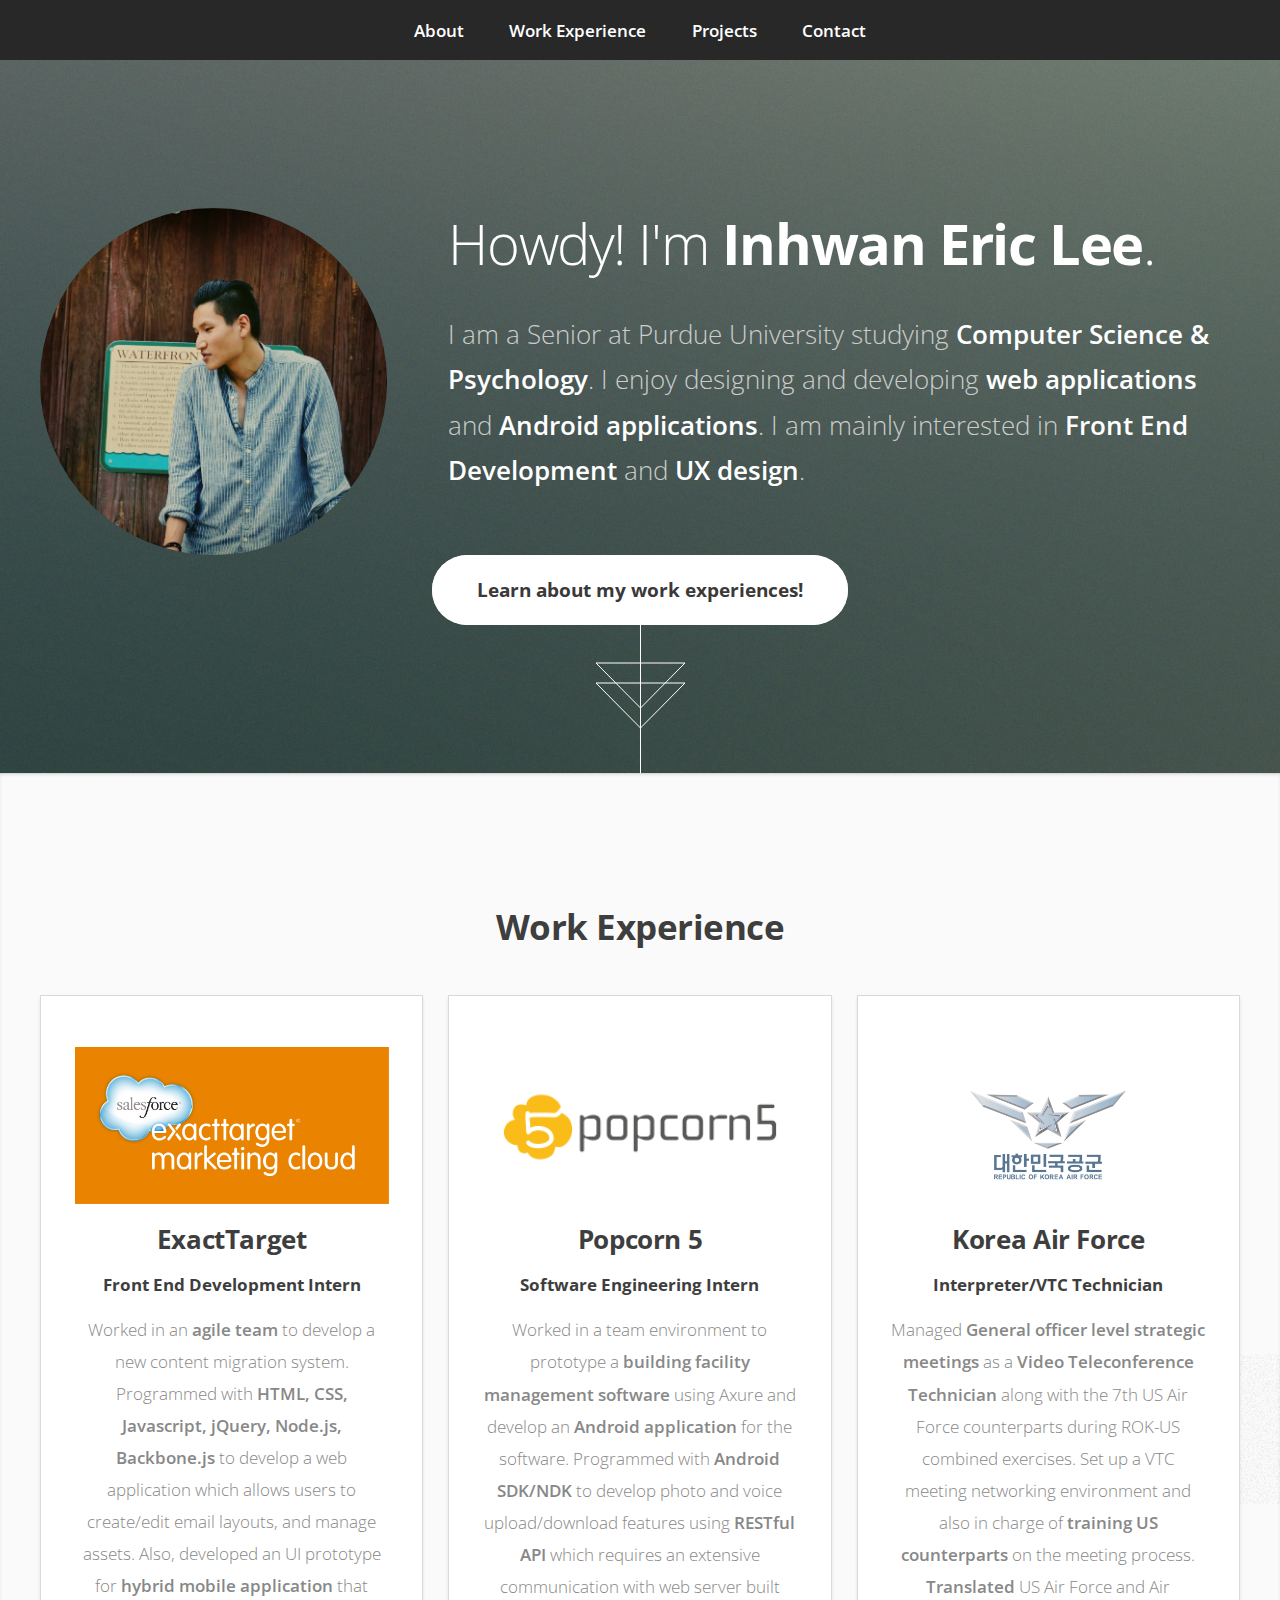
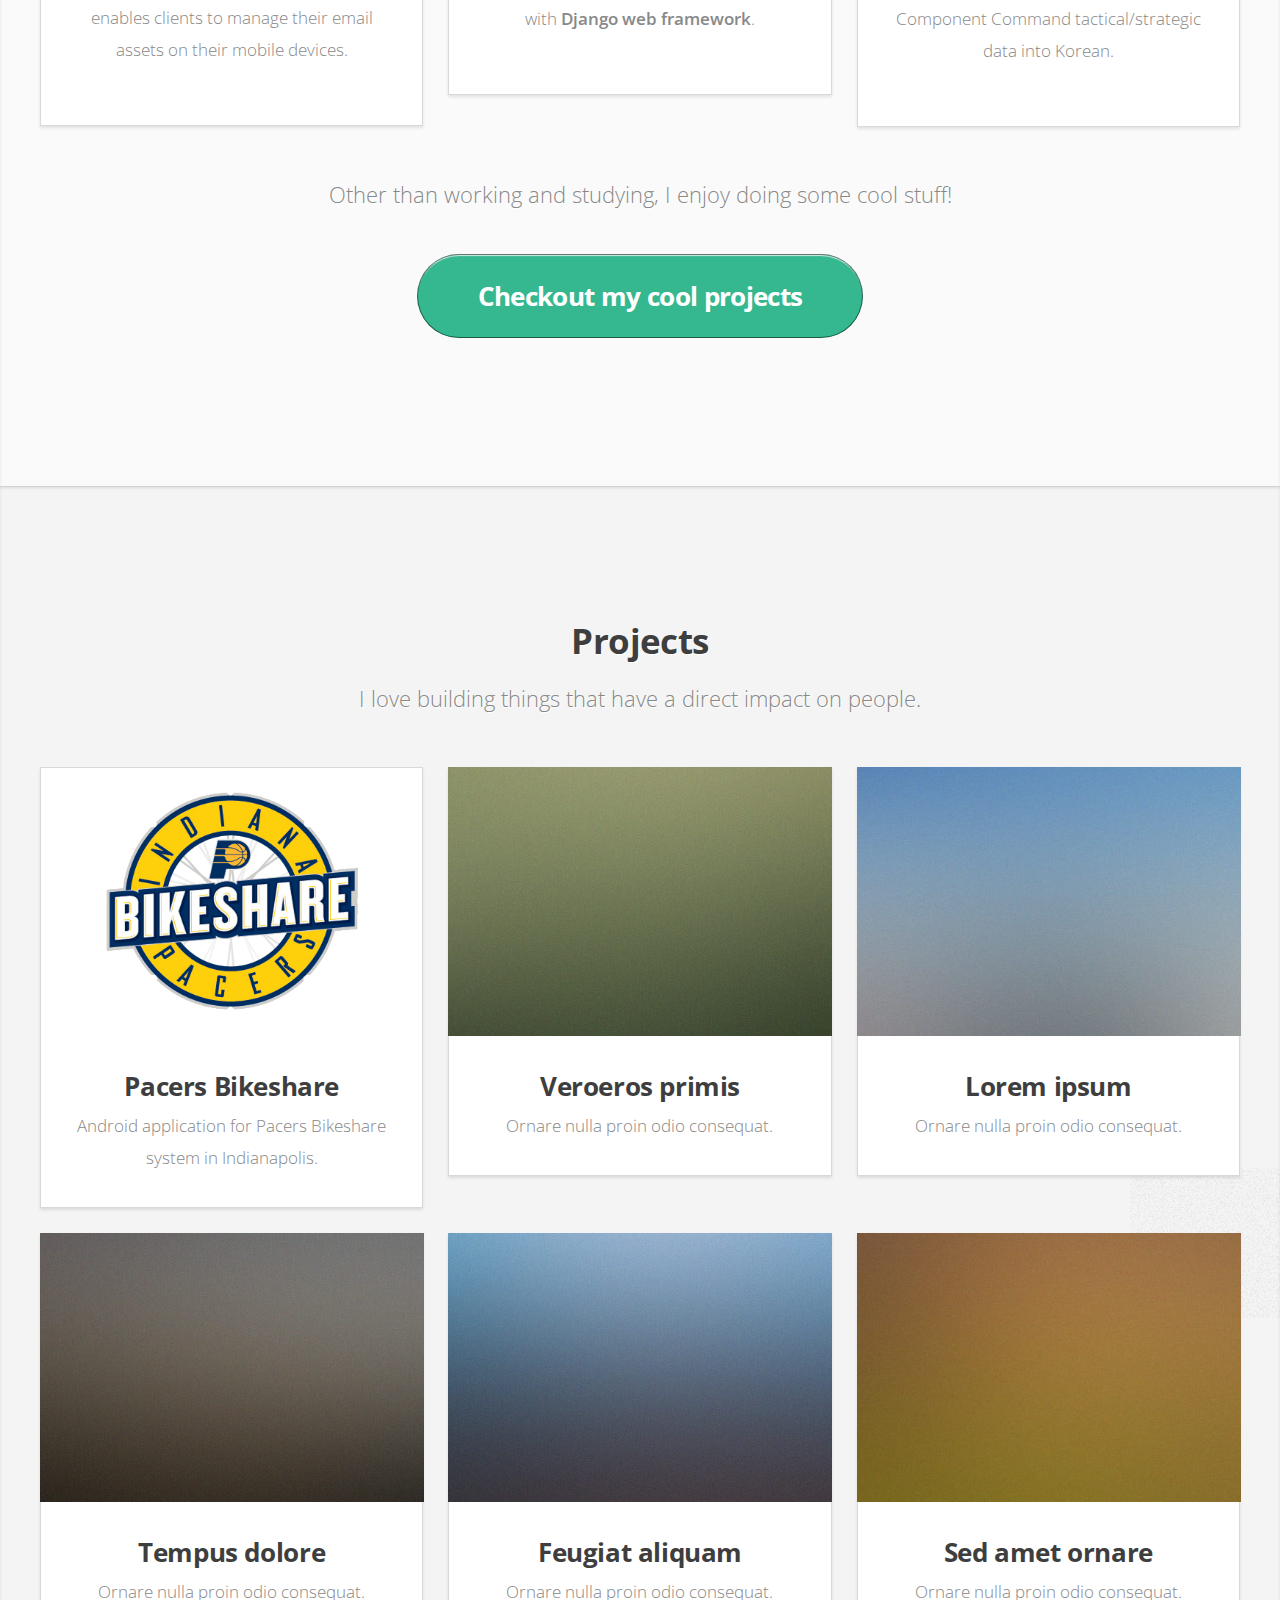
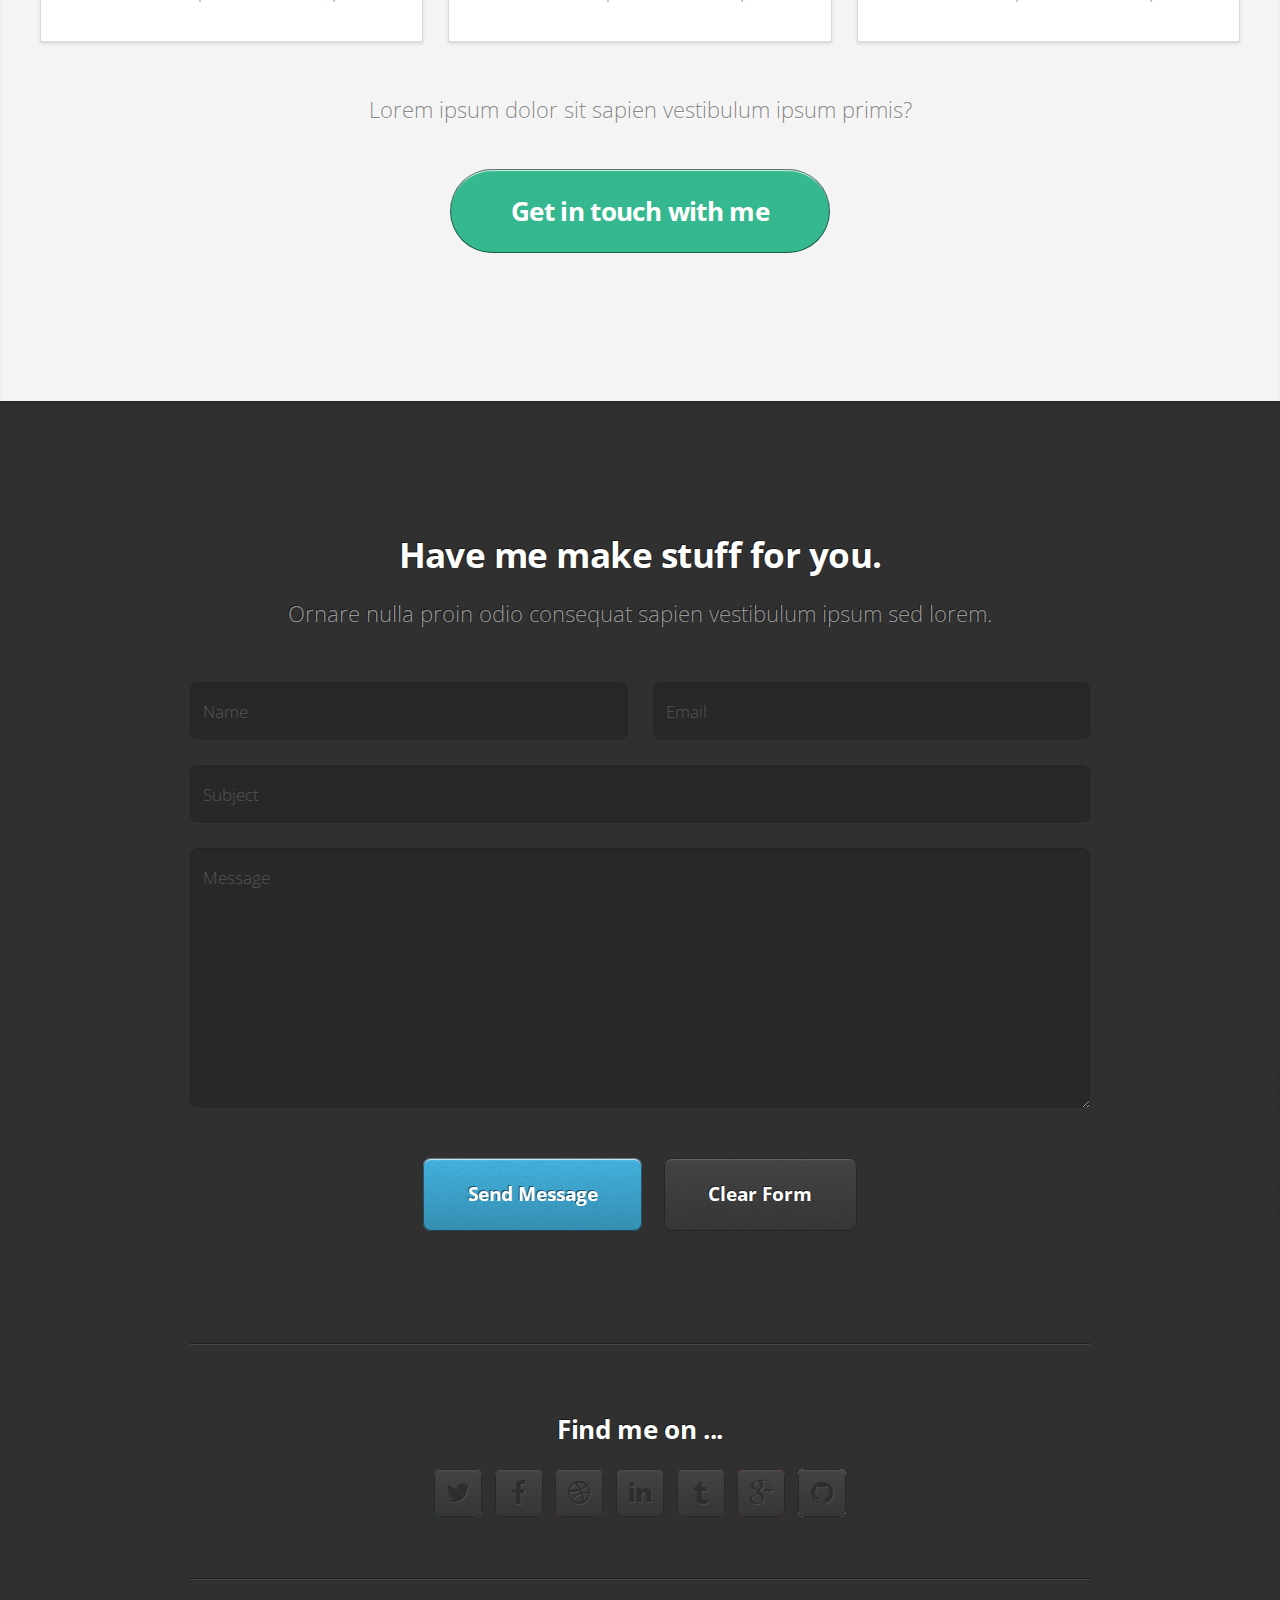
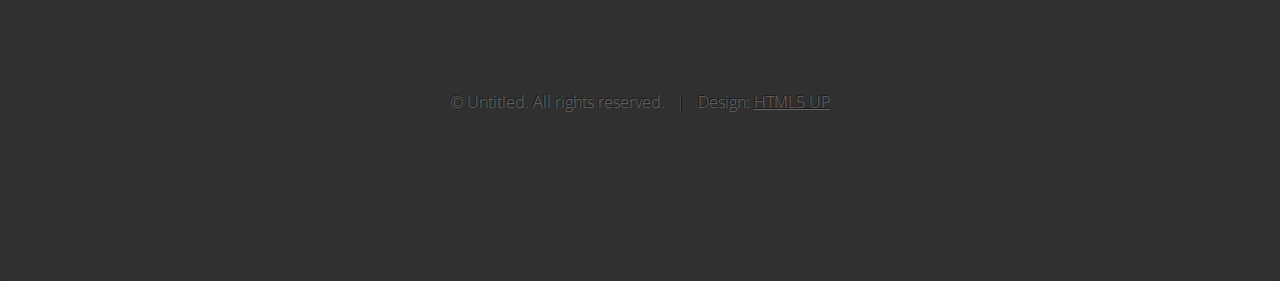
<file: index.html>
<!DOCTYPE HTML>
<!--
	Miniport by HTML5 UP
	html5up.net | @n33co
	Free for personal and commercial use under the CCA 3.0 license (html5up.net/license)
-->
<html>
	<head>
		<title>Inhwan Eric Lee</title>
		<meta http-equiv="content-type" content="text/html; charset=utf-8" />
		<meta name="description" content="" />
		<meta name="keywords" content="" />
		<!--[if lte IE 8]><script src="css/ie/html5shiv.js"></script><![endif]-->
		<script src="js/jquery.min.js"></script>
		<script src="js/jquery.scrolly.min.js"></script>
		<script src="js/skel.min.js"></script>
		<script src="js/init.js"></script>
		<noscript>
			<link rel="stylesheet" href="css/skel.css" />
			<link rel="stylesheet" href="css/style.css" />
			<link rel="stylesheet" href="css/style-desktop.css" />
		</noscript>
		<!--[if lte IE 8]><link rel="stylesheet" href="css/ie/v8.css" /><![endif]-->
		<!--[if lte IE 9]><link rel="stylesheet" href="css/ie/v9.css" /><![endif]-->
	</head>
	<body>

		<!-- Nav -->
			<nav id="nav">
				<ul class="container">
					<li><a href="#top">About</a></li>
					<li><a href="#work">Work Experience</a></li>
					<li><a href="#portfolio">Projects</a></li>
					<li><a href="#contact">Contact</a></li>
				</ul>
			</nav>

		<!-- About -->
			<div class="wrapper style1 first">
				<article class="container" id="top">
					<div class="row">
						<div class="4u">
							<span class="image fit"><img src="images/profile_pic2.jpg" alt="" /></span>
						</div>
						<div class="8u">
							<header>
								<h1>Howdy! I'm <strong>Inhwan Eric Lee</strong>.</h1>
							</header>
							<p>I am a Senior at Purdue University studying <strong>Computer Science & Psychology</strong>. I enjoy <font style="italic">designing</font> and developing <strong>web applications</strong> and <strong>Android applications</strong>. I am mainly interested in <strong>Front End Development</strong> and <strong>UX design</strong>.</p>
						</div>
					</div>
					<footer>
						<center><a href="#work" class="button style2 scrolly">Learn about my work experiences!</a></center>
					</footer>
				</article>
			</div>

		<!-- Work -->
			<div class="wrapper style2">
				<article id="work">
					<header>
						<h2>Work Experience</h2>
					</header>
					<div class="container">
						<div class="row">
							<div class="4u">
								<section class="box style1">
									<img id="et" src="images/et-logo.jpg"/>
									<h3>ExactTarget</h3>
									<h4>Front End Development Intern</h4>
									<p>Worked in an <strong>agile team</strong> to develop a new content migration system. Programmed with <strong>HTML, CSS, Javascript, jQuery, Node.js, Backbone.js </strong> to develop a web application which allows users to create/edit email layouts, and manage assets. Also, developed an UI prototype for <strong>hybrid mobile application</strong> that enables clients to manage their email assets on their mobile devices.</p>
								</section>
							</div>
							<div class="4u">
								<section class="box style1">
									<div id="popcorn-wrapper"><img id="popcorn" src="images/popcorn5_logo.png"/></div>
									<h3>Popcorn 5</h3>
									<h4>Software Engineering Intern</h4>
									<p>Worked in a team environment to prototype a <strong>building facility management software</strong> using Axure and develop an <strong>Android application</strong> for the software. Programmed with <strong>Android SDK/NDK</strong> to develop photo and voice upload/download features using <strong>RESTful API</strong> which requires an extensive communication with web server built with <strong>Django web framework</strong>.</p>
								</section>
							</div>
							<div class="4u">
								<section class="box style1">
									<div id="airforce-wrapper"><img id="airforce" src="images/airforce_logo.png"/></div>
									<h3>Korea Air Force</h3>
									<h4>Interpreter/VTC Technician</h4>
									<p>Managed <strong>General officer level strategic meetings</strong> as a <strong>Video Teleconference Technician</strong> along with the 7th US Air Force counterparts during ROK-US combined exercises. Set up a VTC meeting networking environment and also in charge of <strong>training US counterparts</strong> on the meeting process. <strong>Translated</strong> US Air Force and Air Component Command tactical/strategic data into Korean.</p>
								</section>
							</div>
						</div>
					</div>
					<footer>
						<p>Other than working and studying, I enjoy doing some cool stuff!</p>
						<a href="#portfolio" class="button big scrolly">Checkout my cool projects</a>
					</footer>
				</article>
			</div>

		<!-- Portfolio -->
			<div class="wrapper style3">
				<article id="portfolio">
					<header>
						<h2>Projects</h2>
						<p>I love building things that have a direct impact on people.</p>
					</header>
					<div class="container">
						<div class="row">
							<div class="4u">
								<article class="box style2">
									<a href="#" class="image featured"><img id="bikeshare-logo" src="images/bikeshare.png" alt="" /></a>
									<h3><a href="#">Pacers Bikeshare</a></h3>
									<p>Android application for Pacers Bikeshare system in Indianapolis.</p>
								</article>
							</div>
							<div class="4u">
								<article class="box style2">
									<a href="#" class="image featured"><img src="images/pic02.jpg" alt="" /></a>
									<h3><a href="#">Veroeros primis</a></h3>
									<p>Ornare nulla proin odio consequat.</p>
								</article>
							</div>
							<div class="4u">
								<article class="box style2">
									<a href="#" class="image featured"><img src="images/pic03.jpg" alt="" /></a>
									<h3><a href="#">Lorem ipsum</a></h3>
									<p>Ornare nulla proin odio consequat.</p>
								</article>
							</div>
						</div>
						<div class="row">
							<div class="4u">
								<article class="box style2">
									<a href="#" class="image featured"><img src="images/pic04.jpg" alt="" /></a>
									<h3><a href="#">Tempus dolore</a></h3>
									<p>Ornare nulla proin odio consequat.</p>
								</article>
							</div>
							<div class="4u">
								<article class="box style2">
									<a href="#" class="image featured"><img src="images/pic05.jpg" alt="" /></a>
									<h3><a href="#">Feugiat aliquam</a></h3>
									<p>Ornare nulla proin odio consequat.</p>
								</article>
							</div>
							<div class="4u">
								<article class="box style2">
									<a href="#" class="image featured"><img src="images/pic06.jpg" alt="" /></a>
									<h3><a href="#">Sed amet ornare</a></h3>
									<p>Ornare nulla proin odio consequat.</p>
								</article>
							</div>
						</div>
					</div>
					<footer>
						<p>Lorem ipsum dolor sit sapien vestibulum ipsum primis?</p>
						<a href="#contact" class="button big scrolly">Get in touch with me</a>
					</footer>
				</article>
			</div>

		<!-- Contact -->
			<div class="wrapper style4">
				<article id="contact" class="container small">
					<header>
						<h2>Have me make stuff for you.</h2>
						<p>Ornare nulla proin odio consequat sapien vestibulum ipsum sed lorem.</p>
					</header>
					<div>
						<div class="row">
							<div class="12u">
								<form method="post" action="#">
									<div>
										<div class="row">
											<div class="6u">
												<input type="text" name="name" id="name" placeholder="Name" />
											</div>
											<div class="6u">
												<input type="text" name="email" id="email" placeholder="Email" />
											</div>
										</div>
										<div class="row">
											<div class="12u">
												<input type="text" name="subject" id="subject" placeholder="Subject" />
											</div>
										</div>
										<div class="row">
											<div class="12u">
												<textarea name="message" id="message" placeholder="Message"></textarea>
											</div>
										</div>
										<div class="row double">
											<div class="12u">
												<ul class="actions">
													<li><input type="submit" value="Send Message" /></li>
													<li><input type="reset" value="Clear Form" class="alt" /></li>
												</ul>
											</div>
										</div>
									</div>
								</form>
							</div>
						</div>
						<div class="row">
							<div class="12u">
								<hr />
								<h3>Find me on ...</h3>
								<ul class="social">
									<li><a href="#" class="icon fa-twitter"><span class="label">Twitter</span></a></li>
									<li><a href="#" class="icon fa-facebook"><span class="label">Facebook</span></a></li>
									<li><a href="#" class="icon fa-dribbble"><span class="label">Dribbble</span></a></li>
									<li><a href="#" class="icon fa-linkedin"><span class="label">LinkedIn</span></a></li>
									<li><a href="#" class="icon fa-tumblr"><span class="label">Tumblr</span></a></li>
									<li><a href="#" class="icon fa-google-plus"><span class="label">Google+</span></a></li>
									<li><a href="#" class="icon fa-github"><span class="label">Github</span></a></li>
									<!--
									<li><a href="#" class="icon fa-rss"><span>RSS</span></a></li>
									<li><a href="#" class="icon fa-instagram"><span>Instagram</span></a></li>
									<li><a href="#" class="icon fa-foursquare"><span>Foursquare</span></a></li>
									<li><a href="#" class="icon fa-skype"><span>Skype</span></a></li>
									<li><a href="#" class="icon fa-soundcloud"><span>Soundcloud</span></a></li>
									<li><a href="#" class="icon fa-youtube"><span>YouTube</span></a></li>
									<li><a href="#" class="icon fa-blogger"><span>Blogger</span></a></li>
									<li><a href="#" class="icon fa-flickr"><span>Flickr</span></a></li>
									<li><a href="#" class="icon fa-vimeo"><span>Vimeo</span></a></li>
									-->
								</ul>
								<hr />
							</div>
						</div>
					</div>
					<footer>
						<ul id="copyright">
							<li>&copy; Untitled. All rights reserved.</li><li>Design: <a href="http://html5up.net">HTML5 UP</a></li>
						</ul>
					</footer>
				</article>
			</div>

	</body>
</html>
</file>
<file: css/style-desktop.css>
/*
	Miniport by HTML5 UP
	html5up.net | @n33co
	Free for personal and commercial use under the CCA 3.0 license (html5up.net/license)
*/

/*********************************************************************************/
/* Basic                                                                         */
/*********************************************************************************/

	body,input,textarea,select
	{
		font-size: 13pt;
	}

	h1
	{
		font-size: 3.25em;
		letter-spacing: -0.025em;
	}

	h2
	{
		font-size: 2em;
		letter-spacing: -0.015em;
	}
	
	h3
	{
		font-size: 1.5em;
		letter-spacing: -0.015em;
	}

	h1, h2, h3, h4, h5, h6
	{
		margin: 0 0 0.75em 0;
	}

	header
	{
		margin: 0 0 3em 0;
	}
	
		header > p
		{
			font-size: 1.25em;
			margin: 0;
		}

	footer
	{
		margin: 3em 0 0 0;
	}
	
		footer > p
		{
			font-size: 1.25em;
		}
	
	/* Form */
	
		form
		{
		}
		
			form .button
			{
				margin: 0 0.5em 0 0.5em;
			}

	/* Button */
	
		input[type="button"],
		input[type="submit"],
		input[type="reset"],
		.button
		{
			padding: 1em 2.35em 1em 2.35em;
			font-size: 1.1em;
		}

			input[type="button"].big,
			input[type="submit"].big,
			input[type="reset"].big,
			.button.big
			{
				font-size: 1.5em;
				letter-spacing: -0.025em;
			}

	/* Box */

		.box
		{
			padding: 2em;
		}

			.box.style1
			{
				padding: 3em 2em 3.5em 2em;
			}

				.box.style1 h3
				{
					margin-bottom: 0.5em;
				}

			.box.style2
			{
			}

				.box.style2 h3
				{
					margin-bottom: 0.25em;
				}

				.box.style2 .image
				{
					position: relative;
					left: 2em;
					top: 2em;
					margin: -4em 0 4em -4em;
					width: auto;
				}

/*********************************************************************************/
/* Wrappers                                                                      */
/*********************************************************************************/

	.wrapper
	{
		padding: 8em 0 8em 0;
		text-align: center;
	}
	
		.wrapper.first
		{
			padding-top: 12em;
		}

/*********************************************************************************/
/* Nav                                                                           */
/*********************************************************************************/

	#nav
	{
	}

		#nav a:hover
		{
			background: #383838;
		}
		
		#nav a:active
		{
			background: #484848;
		}
	
		#nav a
		{
			padding: 0.2em 1em 0.2em 1em;
			margin: 0.6em 0.2em 0.6em 0.2em;
			font-weight: 600;
			border-radius: 8px;
			-moz-transition: background-color .2s ease-in-out;
			-webkit-transition: background-color .2s ease-in-out;
			-o-transition: background-color .2s ease-in-out;
			-ms-transition: background-color .2s ease-in-out;
			transition: background-color .2s ease-in-out;
			color: #fff;
		}
		
/*********************************************************************************/
/* Articles                                                                      */
/*********************************************************************************/

	#top
	{
		text-align: left;
	}

		#top .image
		{
			width: 20em;
			height: 20em;
			margin: 0;
		}

		#top h1
		{
			margin-top: 0.35em;
		}
	
		#top p
		{
			font-size: 1.5em;
			line-height: 1.75em;
		}
		
	#contact
	{
	}
	
		#contact footer
		{
			font-size: 0.9em;
		}
		
/*********************************************************************************/
/* Copyright                                                                     */
/*********************************************************************************/

	#copyright
	{
		font-size: 1em;
		line-height: 1em;
	}

		#copyright li
		{
			display: inline-block;
			border-left: solid 1px rgba(0,0,0,0.5);
			box-shadow: -1px 0px 0px 0px rgba(255,255,255,0.1);
			padding: 0 0 0 1em;
			margin: 0 0 0 1em;
		}
		
		#copyright li:first-child
		{
			border: 0;
			box-shadow: none;
			padding-left: 0;
			margin-left: 0;
		}
</file>
<file: css/ie/v8.css>
/*
	Miniport by HTML5 UP
	html5up.net | @n33co
	Free for personal and commercial use under the CCA 3.0 license (html5up.net/license)
*/

/*********************************************************************************/
/* Basic                                                                         */
/*********************************************************************************/

	form input[type=text],
	form input[type=password],
	form select,
	form textarea,
	input[type="button"],
	input[type="submit"],
	input[type="reset"],
	.button,
	#top .image,
	#top .image img,
	#nav a
	{
		position: relative;
		-ms-behavior: url('css/ie/PIE.htc');
	}

	/* Section/Article */
	
		section > .last-child,
		article > .last-child
		{
			margin-bottom: 0;
		}

		section.last-child,
		article.last-child
		{
			margin-bottom: 0;
		}
		
	/* Box */

		.box
		{
			border: solid 1px #ddd;
		}

	/* List */

		ul.social li a
		{
			position: relative;
			top: 0 !important;
			overflow: hidden;
			-ms-behavior: url('css/ie/PIE.htc');
		}

			ul.social li a:before
			{
				background: none;
			}

/*********************************************************************************/
/* Wrappers                                                                      */
/*********************************************************************************/

	.wrapper
	{
		border-top: solid 1px #ddd;
	}
</file>
<file: css/ie/v9.css>
/*
	Miniport by HTML5 UP
	html5up.net | @n33co
	Free for personal and commercial use under the CCA 3.0 license (html5up.net/license)
*/

/*********************************************************************************/
/* Basic                                                                         */
/*********************************************************************************/

	/* Button */

		input[type="button"],
		input[type="submit"],
		input[type="reset"],
		.button
		{
			background-image: url('images/grad0-20.svg');
		}
		
	/* List */

		ul
		{
		}

			ul.social
			{
			}
			
				ul.social li a:before
				{
					background-image: url('images/grad0-20.svg');
				}
</file>
<file: css/skel.css>
/* Resets (http://meyerweb.com/eric/tools/css/reset/ | v2.0 | 20110126 | License: none (public domain)) */

	html,body,div,span,applet,object,iframe,h1,h2,h3,h4,h5,h6,p,blockquote,pre,a,abbr,acronym,address,big,cite,code,del,dfn,em,img,ins,kbd,q,s,samp,small,strike,strong,sub,sup,tt,var,b,u,i,center,dl,dt,dd,ol,ul,li,fieldset,form,label,legend,table,caption,tbody,tfoot,thead,tr,th,td,article,aside,canvas,details,embed,figure,figcaption,footer,header,hgroup,menu,nav,output,ruby,section,summary,time,mark,audio,video{margin:0;padding:0;border:0;font-size:100%;font:inherit;vertical-align:baseline;}article,aside,details,figcaption,figure,footer,header,hgroup,menu,nav,section{display:block;}body{line-height:1;}ol,ul{list-style:none;}blockquote,q{quotes:none;}blockquote:before,blockquote:after,q:before,q:after{content:'';content:none;}table{border-collapse:collapse;border-spacing:0;}body{-webkit-text-size-adjust:none}

/* Box Model */

	*, *:before, *:after {
		-moz-box-sizing: border-box;
		-webkit-box-sizing: border-box;
		box-sizing: border-box;
	}

/* Container */

	body {
		/* min-width: (containers) */
		min-width: 1200px;
	}

	.container {
		margin-left: auto;
		margin-right: auto;
		
		/* width: (containers) */
		width: 1200px;
	}

	/* Modifiers */
	
		.container.small {
			/* width: (containers) * 0.75; */
			width: 900px;
		}

		.container.big {
			width: 100%;

			/* max-width: (containers) * 1.25; */
			max-width: 1500px;

			/* min-width: (containers); */
			min-width: 1200px;
		}

/* Grid */

	.\31 2u { width: 100% }
	.\31 1u { width: 91.6666666667% }
	.\31 0u { width: 83.3333333333% }
	.\39 u { width: 75% }
	.\38 u { width: 66.6666666667% }
	.\37 u { width: 58.3333333333% }
	.\36 u { width: 50% }
	.\35 u { width: 41.6666666667% }
	.\34 u { width: 33.3333333333% }
	.\33 u { width: 25% }
	.\32 u { width: 16.6666666667% }
	.\31 u { width: 8.3333333333% }
	.\-11u { margin-left: 91.6666666667% }
	.\-10u { margin-left: 83.3333333333% }
	.\-9u { margin-left: 75% }
	.\-8u { margin-left: 66.6666666667% }
	.\-7u { margin-left: 58.3333333333% }
	.\-6u { margin-left: 50% }
	.\-5u { margin-left: 41.6666666667% }
	.\-4u { margin-left: 33.3333333333% }
	.\-3u { margin-left: 25% }
	.\-2u { margin-left: 16.6666666667% }
	.\-1u { margin-left: 8.3333333333% }

	/* Rows */

		.row > * {
			float: left;
		}

		.row:after {
			content: '';
			display: block;
			clear: both;
			height: 0;
		}

		.row:first-child > * {
			padding-top: 0 !important;
		}

		/* Normal */

			.row > * {
				/* padding-left: (gutters) */
				padding-left: 40px;
			}

			.row + .row > * {
				/* padding: (gutters) 0 0 (gutters) */
				padding: 40px 0 0 40px;
			}

			.row {
				/* margin-left: -(gutters) */
				margin-left: -40px;
			}

		/* Flush */

			.row.flush > * {
				padding-left: 0;
			}

			.row + .row.flush > * {
				padding: 0;
			}

			.row.flush {
				margin-left: 0;
			}

		/* Quarter */

			.row.quarter > * {
				/* padding-left: (gutters * 0.25) */
				padding-left: 10px;
			}

			.row + .row.quarter > * {
				/* padding: (gutters * 0.25) 0 0 (gutters * 0.25) */
				padding: 10px 0 0 10px;
			}

			.row.quarter {
				/* margin-left: -(gutters * 0.25) */
				margin-left: -10px;
			}

		/* Half */

			.row.half > * {
				/* padding-left: (gutters * 0.5) */
				padding-left: 20px;
			}

			.row + .row.half > * {
				/* padding: (gutters * 0.5) 0 0 (gutters * 0.5) */
				padding: 20px 0 0 20px;
			}

			.row.half {
				/* margin-left: -(gutters * 0.5) */
				margin-left: -20px;
			}

		/* One and (a) Half */

			.row.oneandhalf > * {
				/* padding-left: (gutters * 1.5) */
				padding-left: 60px;
			}

			.row + .row.oneandhalf > * {
				/* padding: (gutters * 1.5) 0 0 (gutters * 1.5) */
				padding: 60px 0 0 60px;
			}

			.row.oneandhalf {
				/* margin-left: -(gutters * 1.5) */
				margin-left: -60px;
			}

		/* Double */

			.row.double > * {
				/* padding-left: (gutters * 2) */
				padding-left: 80px;
			}

			.row + .row.double > * {
				/* padding: (gutters * 2) 0 0 (gutters * 2) */
				padding: 80px 0 0 80px;
			}

			.row.double {
				/* margin-left: -(gutters * 2) */
				margin-left: -80px;
			}
</file>
<file: css/style.css>
@charset 'UTF-8';
@import url('http://fonts.googleapis.com/css?family=Open+Sans:300,300italic,600,600italic,700');
@import url('font-awesome.min.css');

/*
	Miniport by HTML5 UP
	html5up.net | @n33co
	Free for personal and commercial use under the CCA 3.0 license (html5up.net/license)
*/

/*********************************************************************************/
/* Basic                                                                         */
/*********************************************************************************/

	body,input,textarea,select
	{
		font-family: 'Open Sans', sans-serif;
		line-height: 1.85em;
		color: #888;
		font-weight: 300;
	}

		body.is-loading *
		{
			-moz-transition: none !important;
			-webkit-transition: none !important;
			-o-transition: none !important;
			-ms-transition: none !important;
			transition: none !important;
			-moz-animation: none !important;
			-webkit-animation: none !important;
			-o-animation: none !important;
			-ms-animation: none !important;
			animation: none !important;
		}
	
	a
	{
		color: #43B3E0;
		text-decoration: underline;
		-moz-transition: color .2s ease-in-out;
		-webkit-transition: color .2s ease-in-out;
		-o-transition: color .2s ease-in-out;
		-ms-transition: color .2s ease-in-out;
		transition: color .2s ease-in-out;
	}
	
		a:hover
		{
			color: #43bff0 !important;
		}

		a img
		{
			border: 0;
		}

	b, strong
	{
		font-weight: 600;
		color: #3e3e3e;
	}

	i, em
	{
		font-style: italic;
	}

	sub
	{
		position: relative;
		top: 0.5em;
		font-size: 0.8em;
	}
	
	sup
	{
		position: relative;
		top: -0.5em;
		font-size: 0.8em;
	}

	blockquote
	{
		border-left: solid 0.75em #eee;
		padding: 1em 0 1em 1.5em;
		font-style: italic;
	}
				
	h1, h2, h3, h4, h5, h6
	{
		color: #3e3e3e;
	}
	
		h1 a, h2 a, h3 a, h4 a, h5 a, h6 a
		{
			text-decoration: none;
			color: inherit;
		}
	
	h2, h3, h4, h5, h6
	{
		font-weight: 700;
	}
	
	h1
	{
		font-weight: 300;
	}
	
		h1 strong
		{
			font-weight: 700;
		}
	
	em, i
	{
		font-style: italic;
	}

	br.clear
	{
		clear: both;
	}
	
	hr
	{
		border: 0;
		border-top: solid 1px #444;
		border-top-color: rgba(0,0,0,0.35);
		box-shadow: 0px 1px 0px 0px rgba(255,255,255,0.1);
		height: 1px;
		margin: 3em 0 4em 0;
	}
	
	p, ul, ol, dl, table
	{
		margin-bottom: 2em;
	}

	/* Form */
	
		form
		{
		}
		
			form label
			{
				color: #3e3e3e;
				font-weight: 700;
				display: block;
				margin: 0 0 0.5em 0;
			}
		
			form input[type=text],
			form input[type=email],
			form input[type=password],
			form select,
			form textarea
			{
				-webkit-appearance: none;
				display: block;
				border: 0;
				padding: 0.75em;
				font-size: 1em;
				border-radius: 8px;
				border: solid 1px #ddd;
				background: #fff;
				color: #bbb;
				box-shadow: inset 0px 2px 3px 1px rgba(0,0,0,0.05), 0px 1px 0px 0px rgba(255,255,255,0.025);
				width: 100%;
				-moz-transition: background .2s ease-in-out, box-shadow .2s ease-in-out;
				-webkit-transition: background .2s ease-in-out, box-shadow .2s ease-in-out;
				-o-transition: background .2s ease-in-out, box-shadow .2s ease-in-out;
				-ms-transition: background .2s ease-in-out, box-shadow .2s ease-in-out;
				transition: background .2s ease-in-out, box-shadow .2s ease-in-out;
			}

			form input[type=text]:focus,
			form input[type=email]:focus,
			form input[type=password]:focus,
			form select:focus,
			form textarea:focus
			{
				background: #fafafa;
				box-shadow: inset 0px 2px 5px 0px rgba(0,0,0,0.05), 0px 1px 0px 0px rgba(255,255,255,0.025), inset 0px 0px 2px 1px #43bff0;
			}

			form textarea
			{
				height: 15em;
			}
			
			form .formerize-placeholder
			{
				color: #555 !important;
			}

			form ::-webkit-input-placeholder
			{
				color: #555 !important;
			}

			form :-moz-placeholder
			{
				color: #555 !important;
			}

			form ::-moz-placeholder
			{
				color: #555 !important;
			}

			form :-ms-input-placeholder
			{
				color: #555 !important;
			}

			form ::-moz-focus-inner
			{
				border: 0;
			}

	/* Tables */
	
		table
		{
			width: 100%;
		}
		
			table.default
			{
				width: 100%;
			}

				table.default tr
				{
					border-top: solid 1px #eee;
				}

					table.default tr:first-child
					{
						border-top: 0;
					}
			
				table.default td
				{
					padding: 0.5em 1em 0.5em 1em;
				}
				
				table.default th
				{
					text-align: left;
					padding: 0.5em 1em 0.5em 1em;
					font-weight: 600;
					margin: 0 0 1em 0;
				}
			
				table.default thead
				{
					background: #4f4f4f;
					color: #fff;
				}
				
				table.default tfoot
				{
				}
				
				table.default tbody
				{
				}

	/* Section/Article */
	
		section,
		article
		{
			margin-bottom: 3em;
		}
		
		section > :last-child,
		article > :last-child
		{
			margin-bottom: 0;
		}

		section:last-child,
		article:last-child
		{
			margin-bottom: 0;
		}

	/* Image */

		.image
		{
			display: inline-block;
			position: relative;
		}
		
			.image img
			{
				display: block;
			}
			#bikeshare-logo {
				display: block;
				height: 269px;
				margin: 0 auto;
			}

			.image.fit
			{
				display: block;
				width: 100%;
			}
				.image.fit img {
					width: 100%;
					display: block;
				}
			
			.image.featured
			{
				display: block;
				width: 100%;
				margin: 0 0 2em 0;
			}
			
			.image.left
			{
				float: left;
				margin: 0 2em 2em 0;
			}
			
			.image.centered
			{
				display: block;
				margin: 0 0 2em 0;
			}

				.image.centered img
				{
					margin: 0 auto;
					width: auto;
				}

	/* Button */
	
		input[type="button"],
		input[type="submit"],
		input[type="reset"],
		.button
		{
			-webkit-appearance: none;
			position: relative;
			display: inline-block;
			color: #fff !important;
			text-decoration: none;
			font-weight: 700;
			border: 0;
			outline: 0;
			cursor: pointer;
			border-radius: 8px;
			text-shadow: -1px -1px 0.5px rgba(0,0,0,0.5);
			overflow: hidden;
			box-shadow: inset 0px 0px 0px 1px rgba(0,0,0,0.5), inset 0px 2px 1px 0px rgba(255,255,255,0.75);
			background: #43B3E0;
			background-image:	url('images/bg.png'),		-moz-linear-gradient(top, rgba(0,0,0,0), rgba(0,0,0,0.2));
			background-image:	url('images/bg.png'),		-webkit-linear-gradient(top, rgba(0,0,0,0), rgba(0,0,0,0.2));
			background-image:	url('images/bg.png'),		-o-linear-gradient(top, rgba(0,0,0,0), rgba(0,0,0,0.2));
			background-image:	url('images/bg.png'),		-ms-linear-gradient(top, rgba(0,0,0,0), rgba(0,0,0,0.2));
			background-image:	url('images/bg.png'),		linear-gradient(top, rgba(0,0,0,0), rgba(0,0,0,0.2));
			-moz-transition: background-color .2s ease-in-out;
			-webkit-transition: background-color .2s ease-in-out;
			-o-transition: background-color .2s ease-in-out;
			-ms-transition: background-color .2s ease-in-out;
			transition: background-color .2s ease-in-out;
		}

			input[type="button"]:hover,
			input[type="submit"]:hover,
			input[type="reset"]:hover,
			.button:hover
			{
				background-color: #43bff0;
				color: #fff !important;
			}
			
			input[type="button"]:active,
			input[type="submit"]:active,
			input[type="reset"]:active,
			.button:active
			{
				background-color: #3BA8D3;
				top: 1px;
			}
		
			input[type="button"].alt,
			input[type="submit"].alt,
			input[type="reset"].alt,
			.button.alt
			{
				background-color: #444;
				box-shadow: inset 0px 0px 0px 1px #242424, inset 0px 2px 1px 0px rgba(255,255,255,0.2);
			}

				input[type="button"].alt:hover,
				input[type="submit"].alt:hover,
				input[type="reset"].alt:hover,
				.button.alt:hover
				{
					background-color: #4f4f4f;
					color: #fff !important;
				}
				
				input[type="button"].alt:active,
				input[type="submit"].alt:active,
				input[type="reset"].alt:active,
				.button.alt:active
				{
					background-color: #3f3f3f;
				}
		
	/* List */

		ul
		{
		}

			ul.default
			{
				list-style: disc;
				padding-left: 1em;
			}
			
				ul.default li
				{
					padding-left: 0.5em;
				}
				
			ul.social
			{
				cursor: default;
				margin: 0;
			}
			
				ul.social li
				{
					position: relative;
					display: inline-block;
					margin: 0.25em;
					top: 0;
				}

					ul.social li a {
						display: block;
						width: 48px;
						height: 48px;
						border-radius: 6px;
						top: 0;
						position: relative;

						-moz-transition: top .2s ease-in-out;
						-webkit-transition: top .2s ease-in-out;
						-o-transition: top .2s ease-in-out;
						-ms-transition: top .2s ease-in-out;
						transition: top .2s ease-in-out;
					}

					ul.social li a:before {
						background-color: #444;
						background-image: url('images/bg.png'),		-moz-linear-gradient(top, rgba(0,0,0,0), rgba(0,0,0,0.2));
						background-image: url('images/bg.png'),		-ms-linear-gradient(top, rgba(0,0,0,0), rgba(0,0,0,0.2));
						background-image: url('images/bg.png'),		-o-linear-gradient(top, rgba(0,0,0,0), rgba(0,0,0,0.2));
						background-image: url('images/bg.png'),		-webkit-linear-gradient(top, rgba(0,0,0,0), rgba(0,0,0,0.2));
						background-image: url('images/bg.png'),		linear-gradient(top, rgba(0,0,0,0), rgba(0,0,0,0.2));
						border-radius: 6px;
						box-shadow: inset 0px 0px 0px 1px #282828, inset 0px 2px 1px 0px rgba(255,255,255,0.1);
						color: #2E2E2E !important;
						display: block;
						font-size: 26px;
						height: 48px;
						line-height: 48px;
						text-align: center;
						outline: 0;
						overflow: hidden;
						text-shadow: 1px 1px 0px rgba(255,255,255,0.1);
						width: 48px;

						-moz-transition: background-color .2s ease-in-out;
						-webkit-transition: background-color .2s ease-in-out;
						-o-transition: background-color .2s ease-in-out;
						-ms-transition: background-color .2s ease-in-out;
						transition: background-color .2s ease-in-out;
					}

						ul.social li a.fa-twitter		{ background-color: #2DAAE4; }
						ul.social li a.fa-facebook		{ background-color: #3C5A98; }
						ul.social li a.fa-dribbble		{ background-color: #C4376B; }
						ul.social li a.fa-linkedin		{ background-color: #006599; }
						ul.social li a.fa-tumblr		{ background-color: #51718A; }
						ul.social li a.fa-google-plus	{ background-color: #DA2713; }
						ul.social li a.fa-github		{ background-color: #FAFAFA; }
						ul.social li a.fa-rss			{ background-color: #F2600B; }
						ul.social li a.fa-instagram		{ background-color: #E0D7C8; }
						ul.social li a.fa-foursquare	{ background-color: #39A3D4; }
						ul.social li a.fa-skype			{ background-color: #10BEF1; }
						ul.social li a.fa-soundcloud	{ background-color: #FE5419; }
						ul.social li a.fa-youtube		{ background-color: #BF2E25; }
						ul.social li a.fa-blogger		{ background-color: #FF6501; }
						ul.social li a.fa-flickr		{ background-color: #0062DB; }
						ul.social li a.fa-vimeo			{ background-color: #4C8AB0; }

						ul.social li a:hover
						{
							top: -5px;
						}
						
							ul.social li a:hover:before
							{
								background-color: transparent;
							}

			ul.actions
			{
			}

				ul.actions li
				{
					display: inline-block;
					margin: 0 0 0 1em;
				}
				
					ul.actions li:first-child
					{
						margin-left: 0;
					}

		ol
		{
		}	

			ol.default
			{
				list-style: decimal;
				padding-left: 1.25em;
			}

				ol.default li
				{
					padding-left: 0.25em;
				}

	/* Box */
			
		.box
		{
			background: #fff;
			box-shadow: inset 0px 0px 0px 1px rgba(0,0,0,0.15), 0px 2px 3px 0px rgba(0,0,0,0.1);
			text-align: center;
		}

/*********************************************************************************/
/* Icons                                                                         */
/*********************************************************************************/

	.icon {
		text-decoration: none;
	}

		.icon:before {
			display: inline-block;
			font-family: FontAwesome;
			font-size: 1.25em;
			text-decoration: none;
			font-style: normal;
			font-weight: normal;
			line-height: 1;
			-webkit-font-smoothing:antialiased;
			-moz-osx-font-smoothing:grayscale;
		}
		
		.icon > .label {
			display: none;
		}

		.icon.featured
		{
			color: #EA8A95;
			display: block;
			margin: 0 0 1.5em 0;
			cursor: default;
		}
		
			.icon.featured:before
			{
				font-size: 6em;
			}

/*********************************************************************************/
/* Wrappers                                                                      */
/*********************************************************************************/

	.wrapper
	{
		background-image: url('images/bg.png');
		background-repeat: no-repeat;
		background-position: 100% center;
		box-shadow: inset 0px 1px 0px 0px rgba(0,0,0,0.05), inset 0px 2px 3px 0px rgba(0,0,0,0.1);
	}

		.wrapper.first
		{
			box-shadow: none;
		}

		.wrapper.style1
		{
			background-image: url('../images/bg.jpg');
			background-position: center 0;
			background-repeat: no-repeat;
			background-size: cover;
			background-attachment: fixed;
			color: #ccc;
		}
			.wrapper.style1 b, strong, h1 {
				color: #fff;
			}
			
			/* footer style */
			.wrapper.style1 footer
			{
				position:relative;
				margin: 0;
				width: 100%;
			}

				.wrapper.style1 footer:after
				{
					content: '';
					display: block;
					position: absolute;
					bottom: -8em;
					left: 50%;
					height: 8.5em;
					border-left: solid 1px #fff;
				}
			
				.wrapper.style1 footer:before
				{
					content: '';
					display: block;
					width: 90px;
					height: 66px;
					position: absolute;
					left: 50%;
					bottom: -3.5em;
					margin-left: -45px;
					margin-bottom: -33px;
					background: url('images/arrow.svg') no-repeat;
				}
			/* footer button style */
			.button
			{
				-webkit-appearance: none;
				position: relative;
				display: inline-block;
				border: 0;
				background: #35b88f;
				color: #fff;
				text-shadow: 0 0 0.5px rgba(255,255,255,0.25);
				cursor: pointer;
				text-decoration: none;
				outline: 0;
				padding: 1em 3em 1em 3em;
				text-align: center;
				border-radius: 3em;
				font-weight: 700;
				-moz-transition: background-color 0.35s ease-in-out, color 0.35s ease-in-out;
				-webkit-transition: background-color 0.35s ease-in-out, color 0.35s ease-in-out;
				-o-transition: background-color 0.35s ease-in-out, color 0.35s ease-in-out;
				-ms-transition: background-color 0.35s ease-in-out, color 0.35s ease-in-out;
				transition: background-color 0.35s ease-in-out, color 0.35s ease-in-out;
			}
			.button.style2
			{
				color: #3a3939 !important;
				background: #fff;
				box-shadow: inset 0 0 0 1px #fff;
			}

				input[type="button"].style2:hover,
				input[type="submit"].style2:hover,
				input[type="reset"].style2:hover,
				.button.style2:hover
				{
					background: rgba(255,255,255,0.1);
					color: #fff !important;
					text-shadow: 0 0 0.5px rgba(255,255,255,0.25) !important;
				}
			
		
		.wrapper.style2
		{
			background-color: #fafafa;
			text-shadow: 1px 1px 0px #fff;
		}

			.wrapper.style2 #popcorn-wrapper { 
				height: 156px;
				width: 100%;
				margin-bottom: 20px; 
				padding: 40px 0px;
			}
			.wrapper.style2 #airforce-wrapper { 
				height: 156px;
				width: 100%;
				margin-bottom: 20px; 
				padding-top: 10px;
			}
			.wrapper.style2 #et {
				width: 100%;
				margin-bottom: 10px;
			}

			.wrapper.style2 #popcorn {
				width: 100%;
				line-height: 156px;
			}
			.wrapper.style2 #airforce {
				max-height: 156px;
			}
			.wrapper.style2 strong {
				color: #888;
			}
		.wrapper.style3
		{
			background-color: #f4f4f4;
			text-shadow: 1px 1px 0px #fff;
		}

		.wrapper.style4
		{
			background-color: #303030;
			color: #999;
			text-shadow: -1px -1px 0px #181818;
		}

			.wrapper.style4 h1, 
			.wrapper.style4 h2, 
			.wrapper.style4 h3, 
			.wrapper.style4 h4, 
			.wrapper.style4 h5, 
			.wrapper.style4 h6
			{
				color: #fff;
			}

			.wrapper.style4 form input[type=text],
			.wrapper.style4 form input[type=password],
			.wrapper.style4 form select,
			.wrapper.style4 form textarea
			{
				border: none;
				background: #282828;
			}

			.wrapper.style4 form input[type=text]:focus,
			.wrapper.style4 form input[type=password]:focus,
			.wrapper.style4 form select:focus,
			.wrapper.style4 form textarea:focus
			{
				background: #252525;
			}
		
/*********************************************************************************/
/* Nav                                                                           */
/*********************************************************************************/

	#nav
	{
		background-color: #282828;
		text-align: center;
		position: fixed;
		left: 0;
		top: 0;
		width: 100%;
		z-index: 10000;
		cursor: default;
	}
	
		#nav ul
		{
			margin-bottom: 0;
		}
	
		#nav li
		{
			display: inline-block;
		}
		
		#nav a
		{
			position: relative;
			display: block;
			color: #fff;
			text-decoration: none;
			outline: 0;
		}
		
			#nav a:hover
			{
				color: #fff !important;
			}
			
			#nav a.active:before
			{
				content: '';
				display: block;
				position: absolute;
				bottom: -0.6em;
				left: 50%;
				margin-left: -0.75em;
				border-left: solid 0.75em transparent;
				border-right: solid 0.75em transparent;
				border-top: solid 0.6em #282828;
			}
			
/*********************************************************************************/
/* Articles                                                                      */
/*********************************************************************************/

	#top
	{
	}

		#top .image
		{
			border-radius: 50%;
		}

			#top .image img
			{
				border-radius: 50%;
			}

		#top p
		{
		}
	
			#top p a
			{
				color: inherit;
			}

/*********************************************************************************/
/* Copyright                                                                     */
/*********************************************************************************/

	#copyright
	{
		color: #666;
	}
	
		#copyright a
		{
			color: inherit;

			-moz-transition: color .2s ease-in-out;
			-webkit-transition: color .2s ease-in-out;
			-o-transition: color .2s ease-in-out;
			-ms-transition: color .2s ease-in-out;
			transition: color .2s ease-in-out;
		}
		
		#copyright a:hover
		{
			color: #777;
		}
</file>
